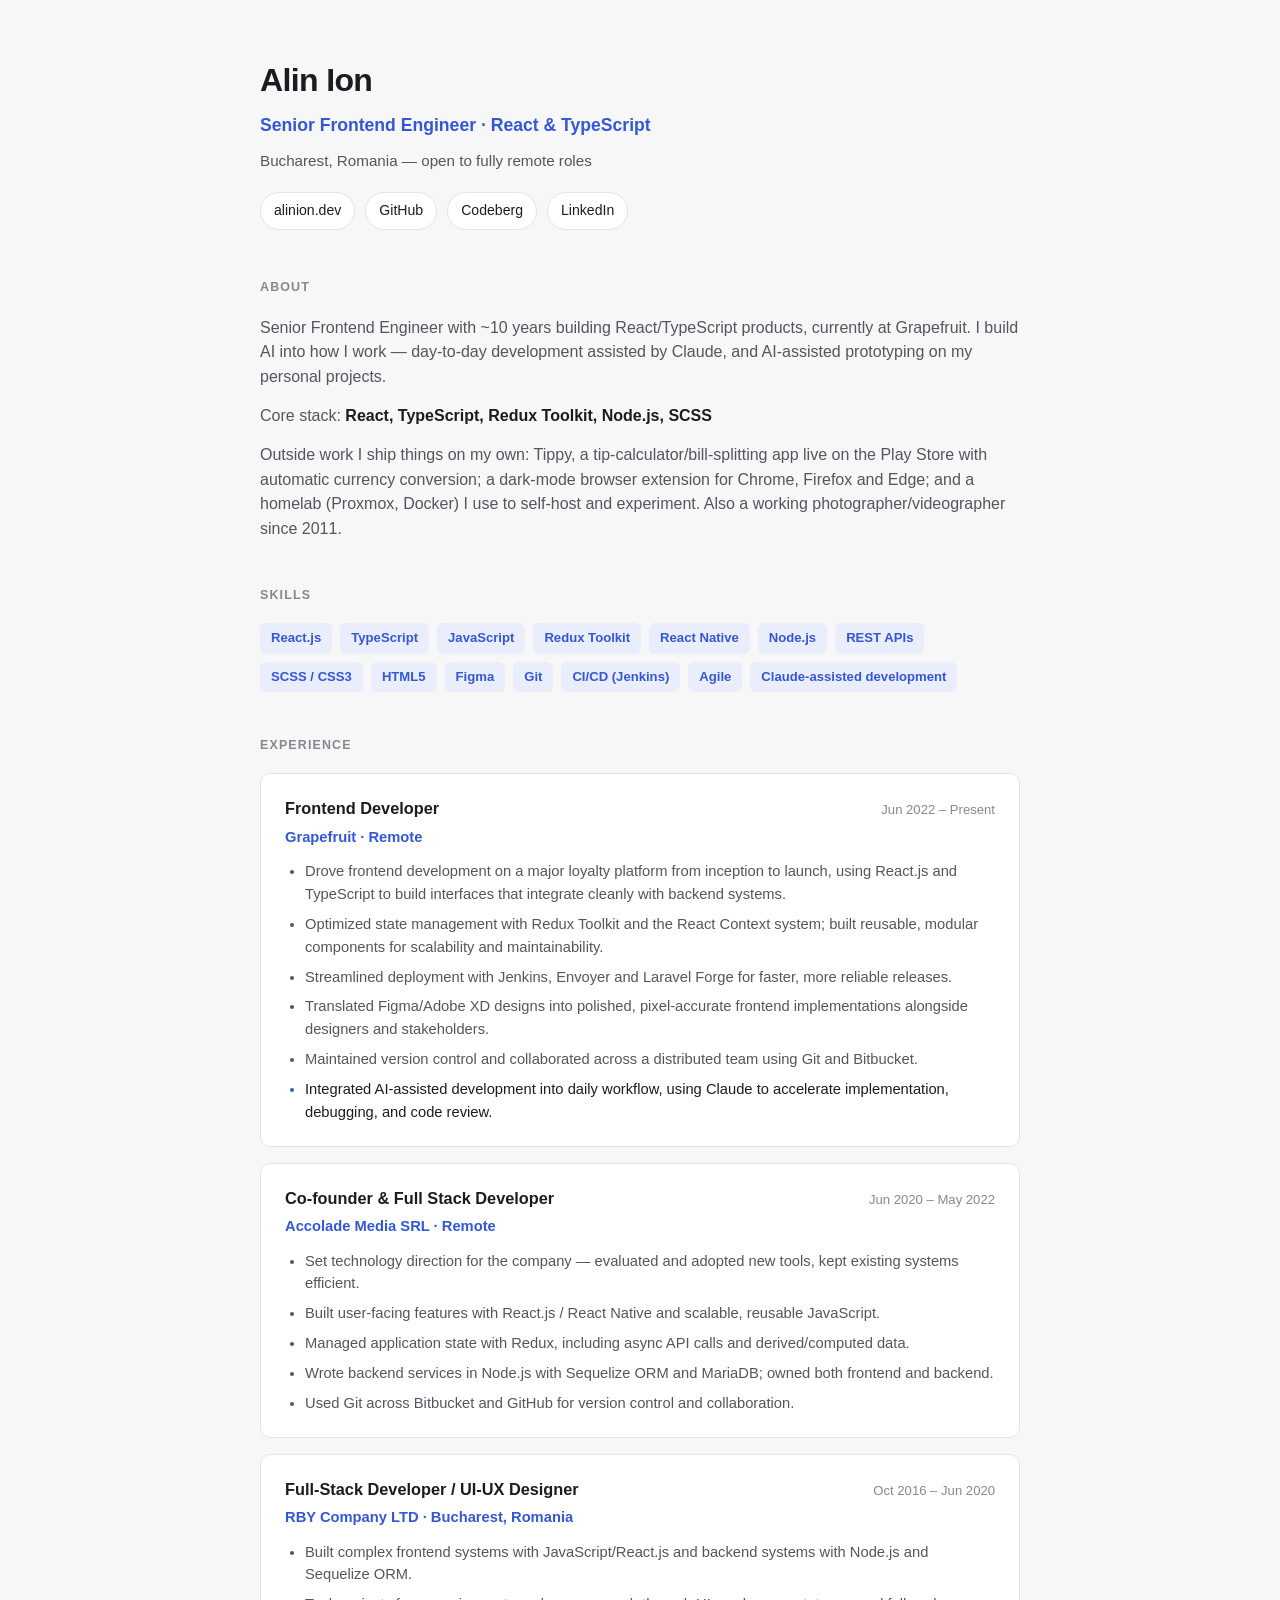
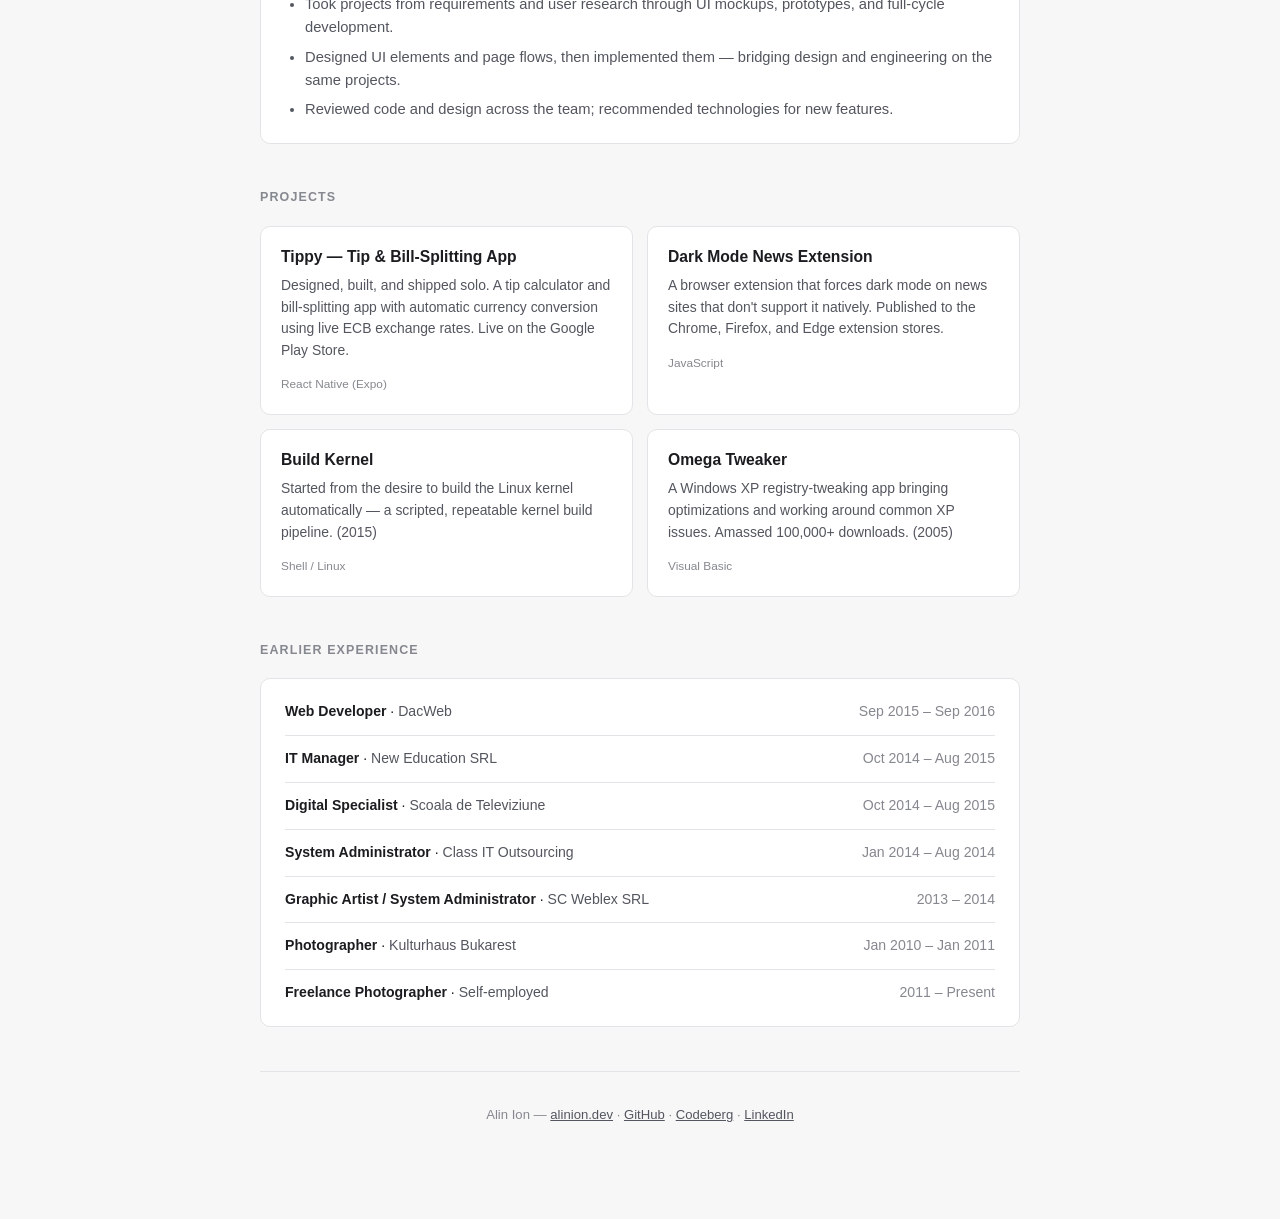
<file: resume/index.html>
<!doctype html>
<html lang="en">
<head>
<meta charset="utf-8">
<meta name="viewport" content="width=device-width, initial-scale=1">
<title>Alin Ion — Senior Frontend Engineer</title>
<meta name="description" content="Alin Ion — Senior Frontend Engineer. React, TypeScript, AI-assisted development.">
<style>
  :root{
    --bg:#f7f7f8;
    --surface:#ffffff;
    --border:#e4e4e8;
    --text:#1b1c20;
    --text-dim:#53565e;
    --text-faint:#86888f;
    --accent:#3457d5;
    --accent-soft:#eaedfc;
    --radius:10px;
    --max:800px;
  }
  @media (prefers-color-scheme: dark){
    :root{
      --bg:#121317;
      --surface:#191a1f;
      --border:#2b2d34;
      --text:#edeef1;
      --text-dim:#b2b4ba;
      --text-faint:#797c85;
      --accent:#7c93ff;
      --accent-soft:#1d2440;
    }
  }
  *{box-sizing:border-box;}
  body{
    margin:0;
    background:var(--bg);
    color:var(--text);
    font-family:-apple-system,BlinkMacSystemFont,"Segoe UI",Roboto,Helvetica,Arial,sans-serif;
    line-height:1.55;
    -webkit-font-smoothing:antialiased;
  }
  .wrap{max-width:var(--max);margin:0 auto;padding:56px 20px 80px;}
  header.hero{margin-bottom:48px;}
  h1{font-size:2rem;margin:0 0 6px;letter-spacing:-0.02em;}
  .title{font-size:1.1rem;color:var(--accent);font-weight:600;margin:0 0 10px;}
  .meta{color:var(--text-dim);font-size:0.95rem;margin:0 0 20px;}
  .links{display:flex;flex-wrap:wrap;gap:10px;}
  .links a{
    color:var(--text);
    text-decoration:none;
    font-size:0.88rem;
    padding:7px 13px;
    border:1px solid var(--border);
    border-radius:999px;
    background:var(--surface);
    transition:border-color .15s, color .15s;
  }
  .links a:hover{border-color:var(--accent);color:var(--accent);}
  section{margin-bottom:44px;}
  h2{
    font-size:0.78rem;
    text-transform:uppercase;
    letter-spacing:.09em;
    color:var(--text-faint);
    margin:0 0 18px;
    font-weight:700;
  }
  .about p{margin:0 0 14px;color:var(--text-dim);}
  .about p:last-child{margin-bottom:0;}
  .stack{color:var(--text);font-weight:600;}
  .skills{display:flex;flex-wrap:wrap;gap:8px;}
  .skills span{
    font-size:0.82rem;
    padding:5px 11px;
    background:var(--accent-soft);
    color:var(--accent);
    border-radius:6px;
    font-weight:600;
  }
  .job{
    border:1px solid var(--border);
    background:var(--surface);
    border-radius:var(--radius);
    padding:22px 24px;
    margin-bottom:16px;
  }
  .job-head{
    display:flex;
    justify-content:space-between;
    align-items:baseline;
    flex-wrap:wrap;
    gap:6px 16px;
    margin-bottom:4px;
  }
  .job-role{font-weight:700;font-size:1.02rem;}
  .job-dates{font-size:0.82rem;color:var(--text-faint);white-space:nowrap;}
  .job-company{color:var(--accent);font-weight:600;font-size:0.92rem;margin-bottom:12px;}
  .job ul{margin:0;padding-left:20px;color:var(--text-dim);font-size:0.92rem;}
  .job li{margin-bottom:7px;}
  .job li:last-child{margin-bottom:0;}
  .job li.ai{color:var(--text);}
  .job li.ai::marker{color:var(--accent);}
  .projects{display:grid;grid-template-columns:1fr 1fr;gap:14px;}
  @media (max-width:560px){.projects{grid-template-columns:1fr;}}
  .proj{
    border:1px solid var(--border);
    background:var(--surface);
    border-radius:var(--radius);
    padding:18px 20px;
  }
  .proj h3{margin:0 0 6px;font-size:0.98rem;}
  .proj h3 a{color:var(--text);text-decoration:none;}
  .proj h3 a:hover{color:var(--accent);}
  .proj p{margin:0 0 10px;color:var(--text-dim);font-size:0.87rem;}
  .proj .tag{font-size:0.74rem;color:var(--text-faint);}
  .earlier{
    border:1px solid var(--border);
    background:var(--surface);
    border-radius:var(--radius);
    padding:10px 24px;
  }
  .earlier-item{
    display:flex;
    justify-content:space-between;
    gap:16px;
    padding:12px 0;
    border-bottom:1px solid var(--border);
    font-size:0.88rem;
  }
  .earlier-item:last-child{border-bottom:none;}
  .earlier-role{color:var(--text);font-weight:600;}
  .earlier-company{color:var(--text-dim);}
  .earlier-dates{color:var(--text-faint);white-space:nowrap;text-align:right;}
  footer{
    text-align:center;
    color:var(--text-faint);
    font-size:0.82rem;
    padding-top:20px;
    border-top:1px solid var(--border);
  }
  footer a{color:var(--text-dim);}
  @media print{
    body{background:#fff;color:#000;}
    .links a, .job, .proj, .earlier{border-color:#ccc;}
    .skills span{background:#eee;color:#000;}
  }
</style>
</head>
<body>
<div class="wrap">

  <header class="hero">
    <h1>Alin Ion</h1>
    <p class="title">Senior Frontend Engineer · React &amp; TypeScript</p>
    <p class="meta">Bucharest, Romania — open to fully remote roles</p>
    <nav class="links">
      <a href="https://alinion.dev" target="_blank" rel="noopener">alinion.dev</a>
      <a href="https://github.com/alyn3d" target="_blank" rel="noopener">GitHub</a>
      <a href="https://codeberg.org/alyn3d" target="_blank" rel="noopener">Codeberg</a>
      <a href="https://www.linkedin.com/in/alyn3d/" target="_blank" rel="noopener">LinkedIn</a>
    </nav>
  </header>

  <section class="about">
    <h2>About</h2>
    <p>Senior Frontend Engineer with ~10 years building React/TypeScript products, currently at Grapefruit. I build AI into how I work — day-to-day development assisted by Claude, and AI-assisted prototyping on my personal projects.</p>
    <p>Core stack: <span class="stack">React, TypeScript, Redux Toolkit, Node.js, SCSS</span></p>
    <p>Outside work I ship things on my own: Tippy, a tip-calculator/bill-splitting app live on the Play Store with automatic currency conversion; a dark-mode browser extension for Chrome, Firefox and Edge; and a homelab (Proxmox, Docker) I use to self-host and experiment. Also a working photographer/videographer since 2011.</p>
  </section>

  <section class="skills-section">
    <h2>Skills</h2>
    <div class="skills">
      <span>React.js</span>
      <span>TypeScript</span>
      <span>JavaScript</span>
      <span>Redux Toolkit</span>
      <span>React Native</span>
      <span>Node.js</span>
      <span>REST APIs</span>
      <span>SCSS / CSS3</span>
      <span>HTML5</span>
      <span>Figma</span>
      <span>Git</span>
      <span>CI/CD (Jenkins)</span>
      <span>Agile</span>
      <span>Claude-assisted development</span>
    </div>
  </section>

  <section class="experience">
    <h2>Experience</h2>

    <div class="job">
      <div class="job-head">
        <span class="job-role">Frontend Developer</span>
        <span class="job-dates">Jun 2022 – Present</span>
      </div>
      <div class="job-company">Grapefruit · Remote</div>
      <ul>
        <li>Drove frontend development on a major loyalty platform from inception to launch, using React.js and TypeScript to build interfaces that integrate cleanly with backend systems.</li>
        <li>Optimized state management with Redux Toolkit and the React Context system; built reusable, modular components for scalability and maintainability.</li>
        <li>Streamlined deployment with Jenkins, Envoyer and Laravel Forge for faster, more reliable releases.</li>
        <li>Translated Figma/Adobe XD designs into polished, pixel-accurate frontend implementations alongside designers and stakeholders.</li>
        <li>Maintained version control and collaborated across a distributed team using Git and Bitbucket.</li>
        <li class="ai">Integrated AI-assisted development into daily workflow, using Claude to accelerate implementation, debugging, and code review.</li>
      </ul>
    </div>

    <div class="job">
      <div class="job-head">
        <span class="job-role">Co-founder &amp; Full Stack Developer</span>
        <span class="job-dates">Jun 2020 – May 2022</span>
      </div>
      <div class="job-company">Accolade Media SRL · Remote</div>
      <ul>
        <li>Set technology direction for the company — evaluated and adopted new tools, kept existing systems efficient.</li>
        <li>Built user-facing features with React.js / React Native and scalable, reusable JavaScript.</li>
        <li>Managed application state with Redux, including async API calls and derived/computed data.</li>
        <li>Wrote backend services in Node.js with Sequelize ORM and MariaDB; owned both frontend and backend.</li>
        <li>Used Git across Bitbucket and GitHub for version control and collaboration.</li>
      </ul>
    </div>

    <div class="job">
      <div class="job-head">
        <span class="job-role">Full-Stack Developer / UI-UX Designer</span>
        <span class="job-dates">Oct 2016 – Jun 2020</span>
      </div>
      <div class="job-company">RBY Company LTD · Bucharest, Romania</div>
      <ul>
        <li>Built complex frontend systems with JavaScript/React.js and backend systems with Node.js and Sequelize ORM.</li>
        <li>Took projects from requirements and user research through UI mockups, prototypes, and full-cycle development.</li>
        <li>Designed UI elements and page flows, then implemented them — bridging design and engineering on the same projects.</li>
        <li>Reviewed code and design across the team; recommended technologies for new features.</li>
      </ul>
    </div>
  </section>

  <section class="projects-section">
    <h2>Projects</h2>
    <div class="projects">
      <div class="proj">
        <h3><a href="https://play.google.com/store/apps/details?id=com.alyn3d.tippy" target="_blank" rel="noopener">Tippy — Tip &amp; Bill-Splitting App</a></h3>
        <p>Designed, built, and shipped solo. A tip calculator and bill-splitting app with automatic currency conversion using live ECB exchange rates. Live on the Google Play Store.</p>
        <span class="tag">React Native (Expo)</span>
      </div>
      <div class="proj">
        <h3>Dark Mode News Extension</h3>
        <p>A browser extension that forces dark mode on news sites that don't support it natively. Published to the Chrome, Firefox, and Edge extension stores.</p>
        <span class="tag">JavaScript</span>
      </div>
      <div class="proj">
        <h3>Build Kernel</h3>
        <p>Started from the desire to build the Linux kernel automatically — a scripted, repeatable kernel build pipeline. (2015)</p>
        <span class="tag">Shell / Linux</span>
      </div>
      <div class="proj">
        <h3>Omega Tweaker</h3>
        <p>A Windows XP registry-tweaking app bringing optimizations and working around common XP issues. Amassed 100,000+ downloads. (2005)</p>
        <span class="tag">Visual Basic</span>
      </div>
    </div>
  </section>

  <section class="earlier-section">
    <h2>Earlier Experience</h2>
    <div class="earlier">
      <div class="earlier-item">
        <span><span class="earlier-role">Web Developer</span> · <span class="earlier-company">DacWeb</span></span>
        <span class="earlier-dates">Sep 2015 – Sep 2016</span>
      </div>
      <div class="earlier-item">
        <span><span class="earlier-role">IT Manager</span> · <span class="earlier-company">New Education SRL</span></span>
        <span class="earlier-dates">Oct 2014 – Aug 2015</span>
      </div>
      <div class="earlier-item">
        <span><span class="earlier-role">Digital Specialist</span> · <span class="earlier-company">Scoala de Televiziune</span></span>
        <span class="earlier-dates">Oct 2014 – Aug 2015</span>
      </div>
      <div class="earlier-item">
        <span><span class="earlier-role">System Administrator</span> · <span class="earlier-company">Class IT Outsourcing</span></span>
        <span class="earlier-dates">Jan 2014 – Aug 2014</span>
      </div>
      <div class="earlier-item">
        <span><span class="earlier-role">Graphic Artist / System Administrator</span> · <span class="earlier-company">SC Weblex SRL</span></span>
        <span class="earlier-dates">2013 – 2014</span>
      </div>
      <div class="earlier-item">
        <span><span class="earlier-role">Photographer</span> · <span class="earlier-company">Kulturhaus Bukarest</span></span>
        <span class="earlier-dates">Jan 2010 – Jan 2011</span>
      </div>
      <div class="earlier-item">
        <span><span class="earlier-role">Freelance Photographer</span> · <span class="earlier-company">Self-employed</span></span>
        <span class="earlier-dates">2011 – Present</span>
      </div>
    </div>
  </section>

  <footer>
    <p>Alin Ion — <a href="https://alinion.dev">alinion.dev</a> · <a href="https://github.com/alyn3d">GitHub</a> · <a href="https://codeberg.org/alyn3d">Codeberg</a> · <a href="https://www.linkedin.com/in/alyn3d/">LinkedIn</a></p>
  </footer>

</div>
</body>
</html>
</file>
